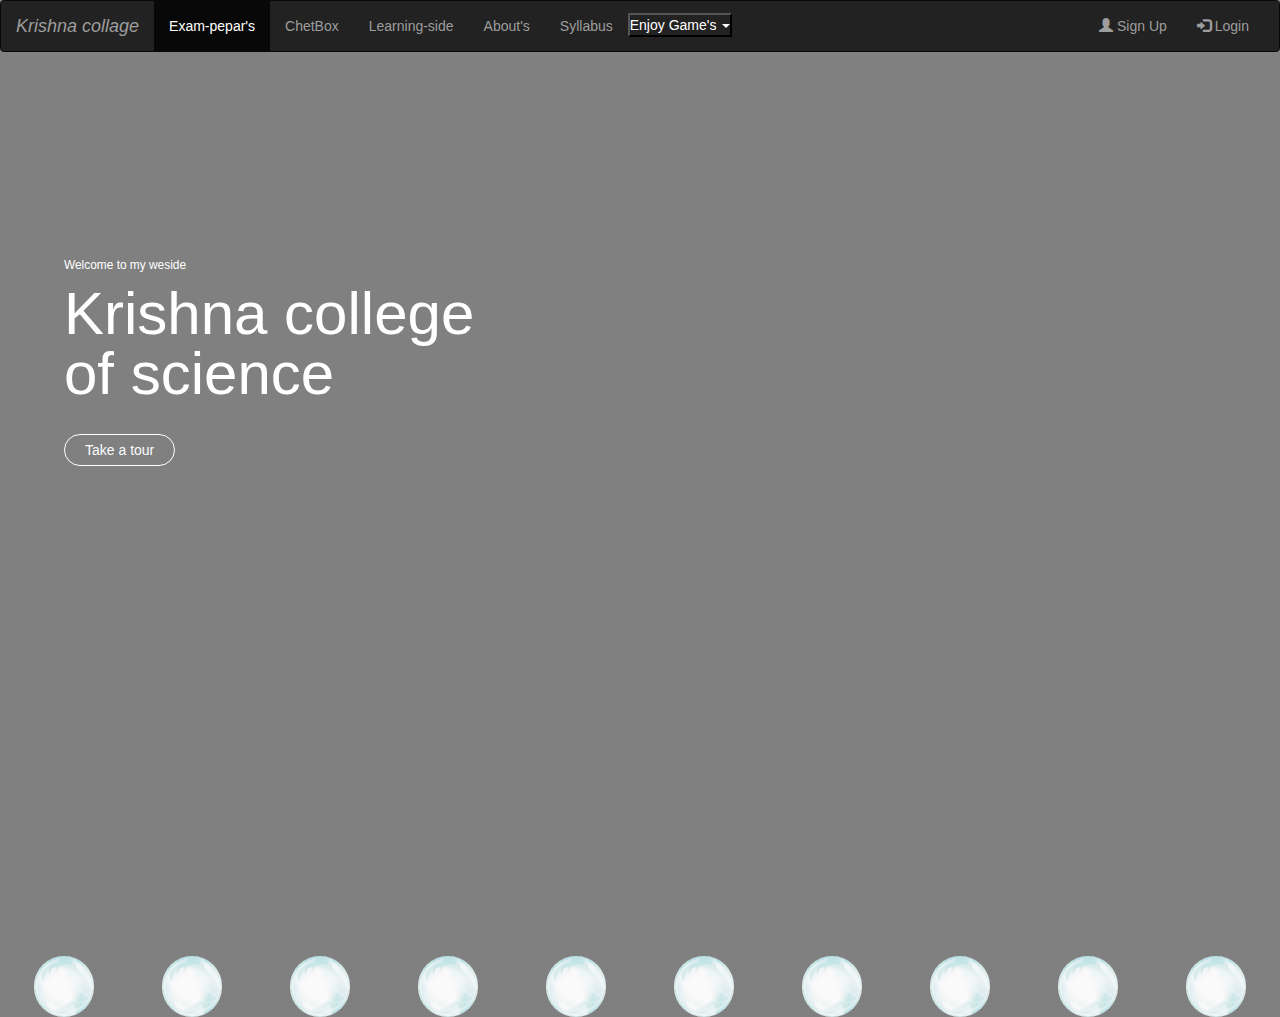
<file: index.html>
<!DOCTYPE html>
<html>
<head>
	<title>animation</title>
 <meta charset="utf-8">
  <meta name="viewport" content="width=device-width, initial-scale=1">
  <link rel="stylesheet" href="https://maxcdn.bootstrapcdn.com/bootstrap/3.4.1/css/bootstrap.min.css">
  <script src="https://ajax.googleapis.com/ajax/libs/jquery/3.5.1/jquery.min.js"></script>
  <script src="https://maxcdn.bootstrapcdn.com/bootstrap/3.4.1/js/bootstrap.min.js"></script>
  <link rel="stylesheet" type="text/css" href="index.css">
</head>
<body>
	<div class="background-image">
		<nav class="navbar navbar-inverse">
  <div class="container-fluid">
    <div class="navbar-header">
      <button type="button" class="navbar-toggle" data-toggle="collapse" data-target="#myNavbar">
        &times;
      </button>
      <a class="navbar-brand" href="https://www.collegedekho.com/colleges/krishna-group-of-colleges" target="_blank"><i>Krishna collage</i></a>
    </div>
    <div class="collapse navbar-collapse" id="myNavbar">
      <ul class="nav navbar-nav">
        <li class="active"><a href="https://www.easterscience.com/bsc-computer-science-exam-papers/" target="_blank">Exam-pepar's</a></li>
         <li><a href="#">ChetBox </a></li>
        <li><a href="https://www.w3schools.com/" target="_blank">Learning-side</a></li>
        <li><a href="http://www.kgcbijnor.ac.in/KrishnaCollege_Bijnor.php?pid=259" target="_blank">About's</a></li>
        <li><a href="B.sC. cs SYLLABUS.pdf" target="_blank" >Syllabus</a></li>
         <li class="dropdown ">
         <button class="btn-btn-color dropdown-toggle" type="button" data-toggle="dropdown">Enjoy Game's
         <span class="caret"></span></button>
       <ul class="dropdown-menu">
          <li><a href="game using html.html" target="_blank">Scroll snak</a></li>
          <li> <a href="drum-pad/index.htm" target="_blank">Enjoy drum pad</a></li>
           <li><a href="#">animation-car</a></li>
       </ul>
  		</li>
        
      </ul>
      <ul class="nav navbar-nav navbar-right">
        <li><a href="#"><span class="glyphicon glyphicon-user"></span> Sign Up</a></li>
        <li><a href="#"><span class="glyphicon glyphicon-log-in"></span> Login</a></li>
      </ul>
    </div>
  </div>
</nav>
		<div class="bubble">
			<img src="bubble.jpg">
			<img src="bubble.jpg">
			<img src="bubble.jpg">
			<img src="bubble.jpg">
			<img src="bubble.jpg">
			<img src="bubble.jpg">
			<img src="bubble.jpg">
			<img src="bubble.jpg">
			<img src="bubble.jpg">
			<img src="bubble.jpg">
		<!-- 	<img src="bubble.jpg">
			<img src="bubble.jpg">
			<img src="bubble.jpg"> -->
			
	</div>
	<div class="content">
		<small>Welcome to my weside</small>
		<h1>Krishna college<br>of science</h1>
		<button class="btn">Take a tour</button>
		
	</div>
	
		
	</div>

</body>

</html>
</file>
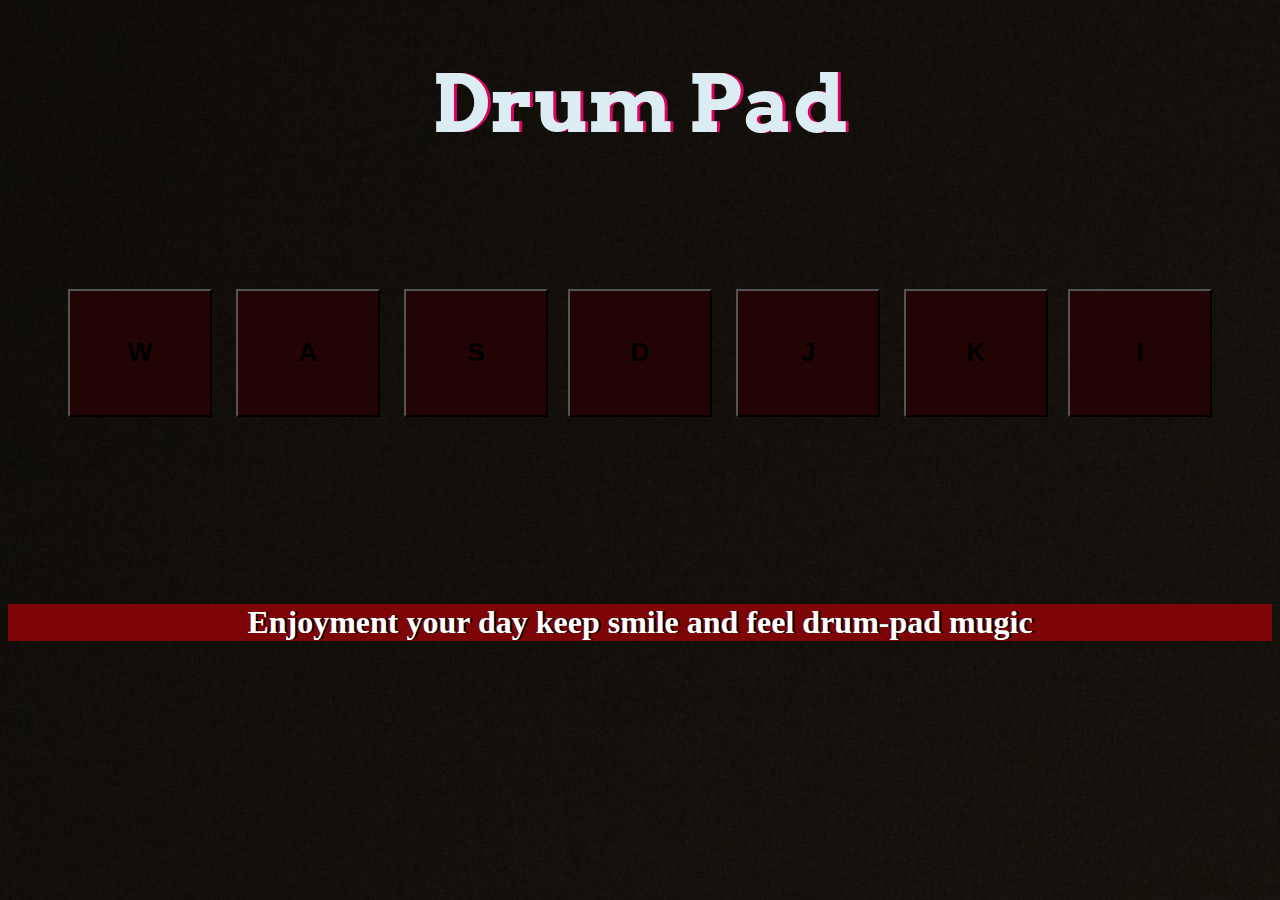
<file: drum-pad/index.htm>
<!DOCTYPE html>
<html lang="en" dir="ltr">

<head>
    <meta content="width=device-width, initial-scale=1" name="viewport" />
    <meta charset="utf-8">
    <title>Drum Pad

    </title>
    <link rel="stylesheet" href="style.css">
    <link href="https://fonts.googleapis.com/css?family=Arvo" rel="stylesheet">
    <script src="index.js" charset="utf-8" async></script>
</head>

<body>

    <h1 id="mainheading">Drum Pad</h1>
    <div class="set">
        <div class="container">
            <button class="w drum" value="w"><h1>W</h1></button>
            <button class="a drum" value="a"><h1>A</h1></button>
            <button class="s drum" value="s"><h1>S</h1></button>
        </div>
        <div class="container">
            <button class="d drum" value="d"><h1>D</h1></button>
            <button class="j drum" value="j"><h1>J</h1></button>
            <button class="k drum" value="k"><h1>K</h1></button>
        </div>
        <button class="l drum" value="l"><h1>I</h1></button>
    </div>
    <footer>
        <h1>Enjoyment your day keep smile and feel drum-pad mugic </h1>


    </footer>
</body>

</html>
</file>
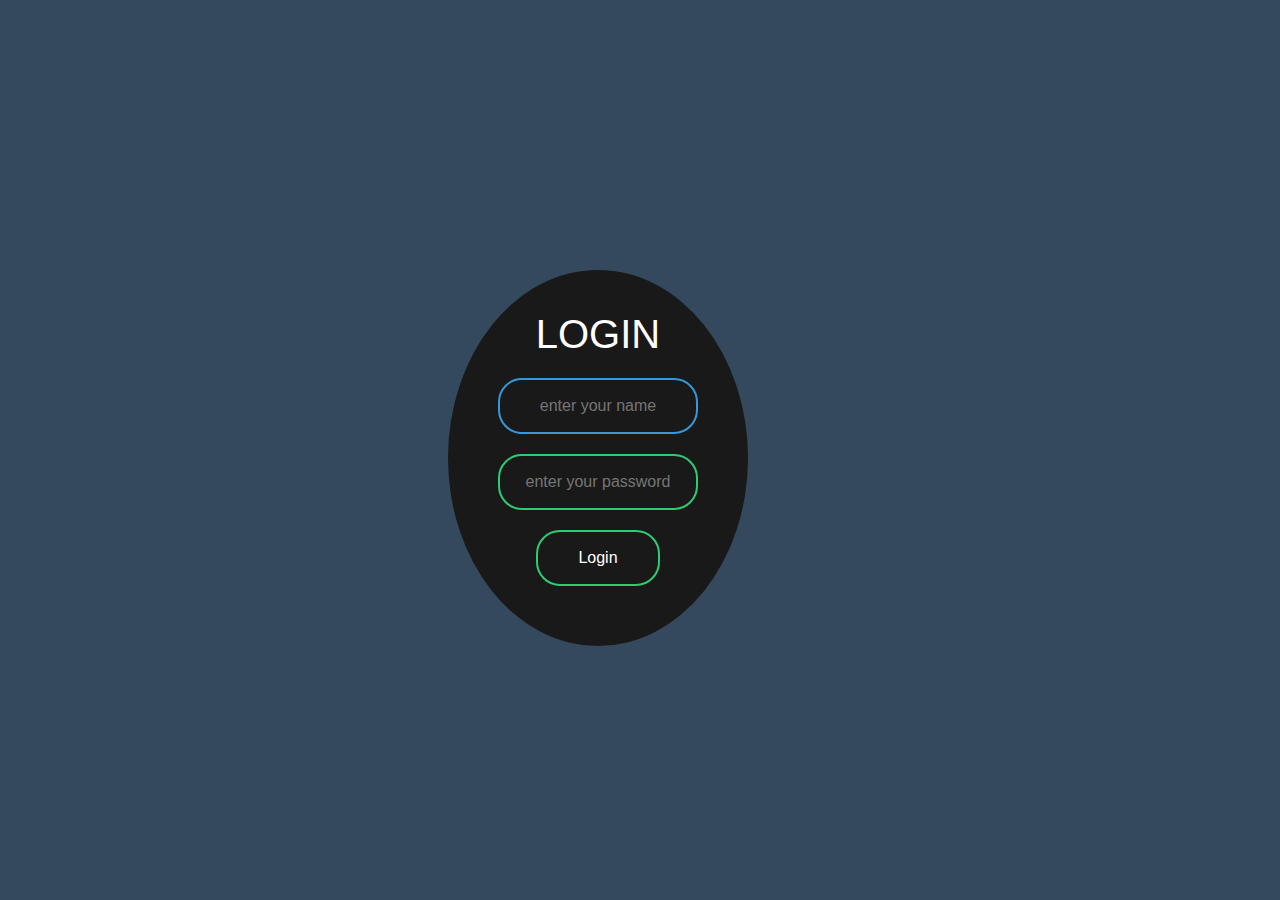
<file: animation-login.html>
<!DOCTYPE html>
<html>
<head>
	<title>login-page</title>
</head>
<meta charset="utf-8">
  <meta name="viewport" content="width=device-width, initial-scale=1">
  <link rel="stylesheet" href="https://maxcdn.bootstrapcdn.com/bootstrap/4.5.2/css/bootstrap.min.css">
  <script src="https://ajax.googleapis.com/ajax/libs/jquery/3.5.1/jquery.min.js"></script>
  <script src="https://cdnjs.cloudflare.com/ajax/libs/popper.js/1.16.0/umd/popper.min.js"></script>
  <script src="https://maxcdn.bootstrapcdn.com/bootstrap/4.5.2/js/bootstrap.min.js"></script>
<body>

		<form class="box">
			<h1>Login</h1>
			
			<input type="text" name="" value="" placeholder="enter your name" >
			<input type="password" name="" value="" placeholder="enter your password" >
			<input type="submit" value="Login">
		</form>
		
	</div>
</div>
</body>
<style type="text/css">
	body{
		margin:0;
		padding:0;
		font-family: sans-serif;
		background:#34495e;
	}
 .box{
 	width: 300px;
 	padding:40px;
 	position: absolute;
 	top:30%;
 	left:35%;
 	transform: translate(50%.50%);
 	background:#191919;
 	text-align: center;
 	border-radius: 50%;
 }
 .box h1{
 	color: #fff;
 	text-transform: uppercase;
 	font-weight: 500;
 }
 .box input[type="text"],.box input[type="password"]{
 	border:0;
 	background: none;
 	display: block;
 	margin:20px auto;
 	text-align: center;
 	border:2px solid #3498db;
 	padding:14px 10px;
 	width: 200px;
 	outline: none;
 	color: white;
 	border-radius: 24px;
 	transition: 0.25s;

 }
 .box input[type="text"]:focus,.box input[type="password"]{
 	width: 200px;
 	border-color: #2ecc71;

 }
 .box input[type="submit"]{
 	border:0;
 	background: none;
 	display: block;
 	margin:20px auto;
 	text-align: center;
 	border:2px solid #2ecc71;
 	padding:14px 40px;
 	
 	outline: none;
 	color: white;
 	border-radius: 24px;
 	transition: 0.25s;
 	cursor: pointer;

 }
 .box input[type="submit"]:hover{
 	background: #2ecc71;
 }
</style>
</html>
</file>
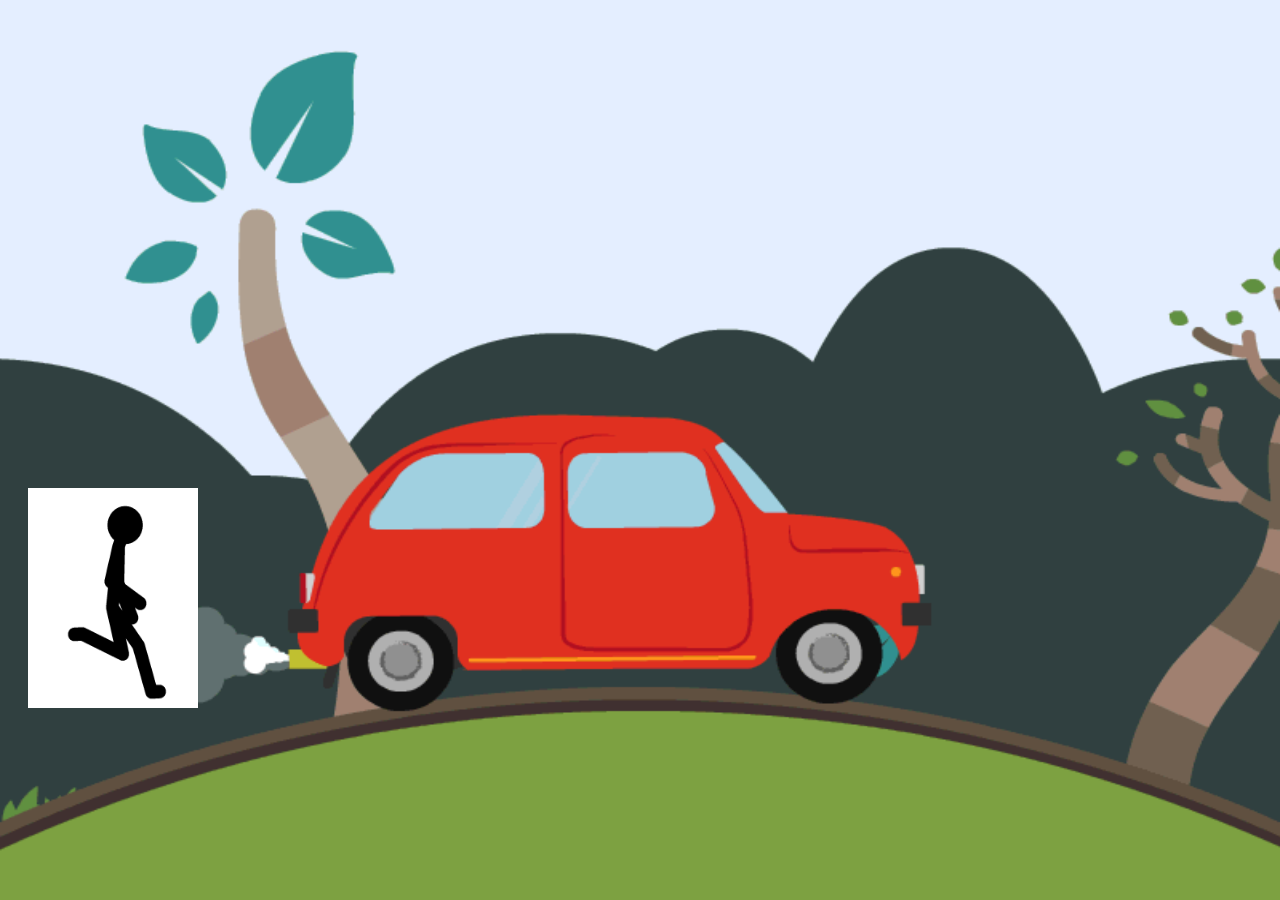
<file: animation-run car.html>
<!DOCTYPE html>
<html>
<head>
	<title>runing man</title>
</head>
<body>
<div class="man">
	<img src="running-101-gif.gif">
</div>

</body>
<style type="text/css">
	body{
		background-image: url(d43c11d76c7db33af616426597e88833.gif);
	
		background-attachment: fixed;
		background-position: center;
		overflow: hidden;
		background-size: 100% 100%;

	}
	.man{
		width: 100%;
		height: 100%;

	}
	.man img{
		background:transparent;
		position: relative;
		top: 50vh;
		left:20px;
		margin-top:30px;
		width: 170px;
		height: 220px;
	}
</style>
</html>
</file>
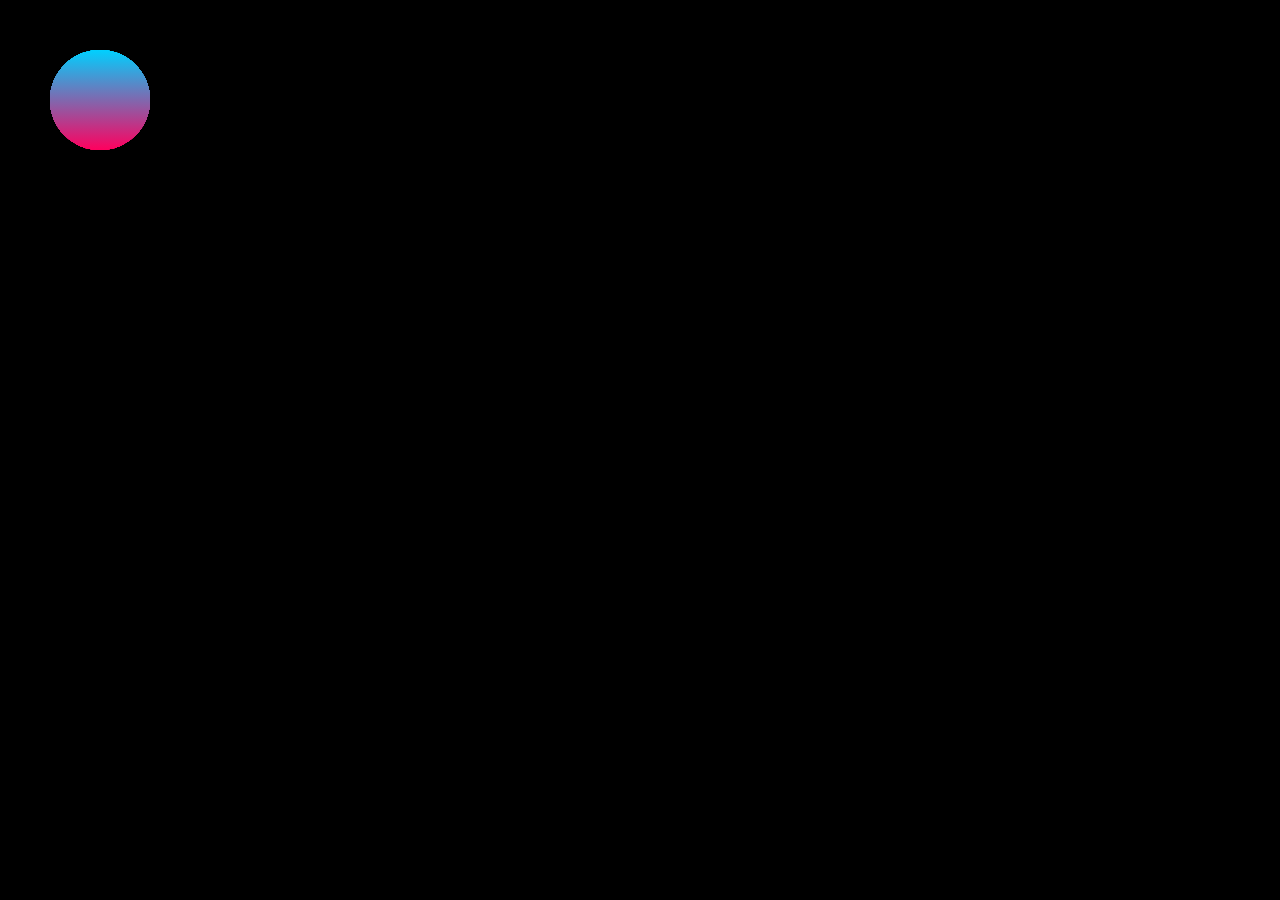
<file: game using html.html>
<!DOCTYPE html>
<html>
<head>
	<title>game</title>
</head>
<body>
<div class="cursor">
	<div class="circle"></div>
	<div class="circle"></div>
	<div class="circle"></div>
	<div class="circle"></div>
	<div class="circle"></div>
	<div class="circle"></div>
	<div class="circle"></div>
	<div class="circle"></div>
	<div class="circle"></div>
	<div class="circle"></div>
	<div class="circle"></div>
	<div class="circle"></div>
	<div class="circle"></div>
	<div class="circle"></div>
	<div class="circle"></div>
	<div class="circle"></div>
	<div class="circle"></div>
	<div class="circle"></div>
	<div class="circle"></div>
	<div class="circle"></div>
	<div class="circle"></div>
	<div class="circle"></div>
	<div class="circle"></div>
	<div class="circle"></div>
	<div class="circle"></div>
	<div class="circle"></div>
	<div class="circle"></div>
	<div class="circle"></div>
	<div class="circle"></div>
	<div class="circle"></div>
	<div class="circle"></div>
	<div class="circle"></div>
	<div class="circle"></div>
	<div class="circle"></div>
	<div class="circle"></div>
	<div class="circle"></div>
	<div class="circle"></div>
	<div class="circle"></div>
	<div class="circle"></div>
	<div class="circle"></div>
	<div class="circle"></div>
	<div class="circle"></div>
	<div class="circle"></div>
	<div class="circle"></div>
	<div class="circle"></div>
	<div class="circle"></div>
	<div class="circle"></div>
	<div class="circle"></div>

		
	
	
</div>
<script src="https://cdnjs.cloudflare.com/ajax/libs/gsap/3.6.0/gsap.min.js"></script>
<script type="text/javascript">
	document.body.addEventListener("mousemove", e =>{
		gsap.to(".circle", {
			x : e.clientX,
			y : e.clientY,
			stagger:0.05, 
		})
	})
</script>
	
</script>
</body>
<style type="text/css">
	*{
		margin: 0;
		padding:0;
		box-sizing: border-box;
	}
	body{
		width: 100%;
		height:100%;
		background-color:#000 ;
		overflow: hidden;
	}
	.cursor{
		position: relative;
		width: 100px;
		height: 100px;
	}
	.cursor .circle{
		position: absolute;
		top:50%;
		left: 50%;
		width: 100%;
		height: 100%;
		background:linear-gradient(#00d0ff,#ff005e);
		border-radius:50%;

	}
</style>
</html>
</file>
<file: index.css>
*{
	margin:0;
	padding: 0;
	font-family: sans-serif;
}
body {
		 background-color: gray;
		 /* background-repeat: no-repeat;*/
		  background-attachment: fixed; 
		background-size: cover;
		background-position: center;
		overflow: hidden;
		  background-size: 100% 100%;
		}
.logo{
		width: 50px;
		cursor: pointer;
	}
	 .icon-bar{
    background: darkorange;
  }
	.bubble img{
		width: 60px;
		border-radius: 200px;
		background:transparent;
		animation: bubble 7s linear infinite;


	}
	.bubble{
		width: 100%;
		display: flex;
		align-items: center;
		justify-content: space-around;
		position: absolute;
		bottom: -13%;
	}
	@keyframes bubble{
		0%{
			transform: translateY(0);
			opacity: 0;	
					
		}
		40%{
			opacity: 0;
			width: 20px;
			
		}
		50%{
			
			opacity:1;	
				
		}
		70%{
			opacity:.1;
			box-shadow: 0 0 10px#00ff0a,0 0 20px #fff,0 0 40px#00ff,0 0 60px#00ff ,0 0 80px#00ff0a,0 0 100px#00ff0a ;
			
		}
		100%{
			transform: translateY(-50vh);
			opacity: .1;
			
		}
		


	}
	 
	.bubble img:nth-child(1){
		animation-delay: 2.5s;
		
		

	}
		.bubble img:nth-child(2){
		animation-delay: 4s;
		
		
	}
		.bubble img:nth-child(3){
		animation-delay: 5s;
		
	}
		.bubble img:nth-child(4){
		animation-delay: 8s;
	
		
	}
	.bubble img:nth-child(5){
		animation-delay: 3.5s;
	
	}
	.bubble img:nth-child(6){
		animation-delay: 6.2s;
		
	}
	.bubble img:nth-child(7){
		animation-delay: 3s;
	
	}
	.bubble img:nth-child(8){
		animation-delay: 1.5s;
		
	}
	.bubble img:nth-child(9){
		animation-delay: 4s;
		
		
	}
		.bubble img:nth-child(10){
		animation-delay: 5s;
		
	}
		.bubble img:nth-child(11){
		animation-delay: 8s;
	
		
	}
	.bubble img:nth-child(12){
		animation-delay: 3.5s;
	
	}
	.bubble img:nth-child(13){
		animation-delay: 6.2s;
		
	}
	.bubble img:nth-child(14){
		animation-delay: 3s;
	
	}
	.bubble img:nth-child(15){
		animation-delay: 1.5s;
		
	}
		.bubble img:nth-child(16){
		animation-delay: 8s;
	
		
	}
	.bubble img:nth-child(17){
		animation-delay: 3.5s;
	
	}
	.bubble img:nth-child(18){
		animation-delay: 6.2s;
		
	}
	.bubble img:nth-child(19){
		animation-delay: 3s;
	
	}
	.bubble img:nth-child(20){
		animation-delay: 1.5s;
		
	}
		
	/*..... bubble honve work end-----*/
/*	.navbar{
		width: 85%;
		height: 15%;
		margin: auto;
		display: inline;
		align-items: center;
		justify-content: space-between;
	}
	.navbar button{
		color: #fbfcfd;
		padding:10px 25px;
		background:transparent;
		border:1px solid #fff;
		border-radius: 20px;
		outline: none;
		cursor: pointer;
		display: flex;
		justify-content: space-around;
	}*/
	/*.side-bar{
		width: 50px;
		height: 100vh;
		background:linear-gradient(#005da9,#000729) ;
		position: absolute;
		right:  0;
		top:0;
	}
	.menu{
		display: block;
		width: 25px;
		margin:40px auto 0;
		cursor: pointer;
		background-color:#005da9;

	}*/
	.content{
		color: #fff;
		position: absolute;
		top:40%;
		left: 5%;
		transform: translateY(-50%);
		z-index: 2;

	}
	.content h1 {
		font-size: 60px;
		margin:10px 0 30px;
		line-height: 60px

	}
	.content button{
		color: #fbfcfd;
		padding:5px 20px;
		background:transparent;
		border:1px solid #fff;
		border-radius: 20px;
		outline: none;
		cursor: pointer;
		

	}
	.content button:hover{
		font-size: 15px;
		color:#fff;
		background:linear-gradient(#53888e,#858390,#7e989f,#003b60);
		box-shadow: 0 0 10px #235664,0 0 20px #00ff0b;

	}
	.dropdown{
		background:transparent;
		position: relative;
		top: 2px;
		margin-top: 10px;
		background-size: cover;
		
	}
	.btn-btn-color {
		color: #fff;
		background-color: #222222;

	}
	/*.btn{
		box-shadow: -2px -2px 8px rgba(255,255,255,1),
		-2px -2px 8px rgba(255,255,255,0.5),
		inset 2px 2px 8px rgba(255,255,255,0.1),
		2px 2px 8px rgba(255,255,255,0.5),
	} 
	.btn:hover{
		box-shadow: inset -2px -2px 8px rgba(255,255,255,1),
		inset -2px -2px 8px rgba(255,255,255,0.5),
		inset 2px 2px 8px rgba(255,255,255,0.1),
		 inset 2px 2px 8px rgba(255,255,255,0.5),
	}*/
</file>
<file: drum-pad/style.css>
body {
    text-align: center;
    background-image: url(images/background.jpg);
}

#mainheading {
    text-align: center;
    font-size: 5rem;
    color: #DBEDF3;
    font-family: "Arvo", cursive;
    text-shadow: 3px 0 #DA0463;
}

.set {
    margin: 10% auto;
    display: flex;
    justify-content: center;
    align-items: center;
    /* flex-direction: column; */
}

.drum {
    width: 9rem;
    height: 8rem;
    margin: 10px 10px;
    background-color: #230404;
}

.drum:hover {
    background-color: #7d0505;
    color: #DBEDF3;
}

footer {
    /* position: absolute; */
    bottom: 0;
    text-align: center;
    margin-top: 14%;
    background-color: #7d0505;
    color: white;
    text-shadow: 2px 0 0 black;
}

@media (min-width: 200px) and (max-width: 600px) {
    .drum {
        width: 5rem;
        height: 6rem;
    }
    .set {
        flex-direction: column;
    }
    footer {
        margin-top: 65px;
    }
}
</file>
